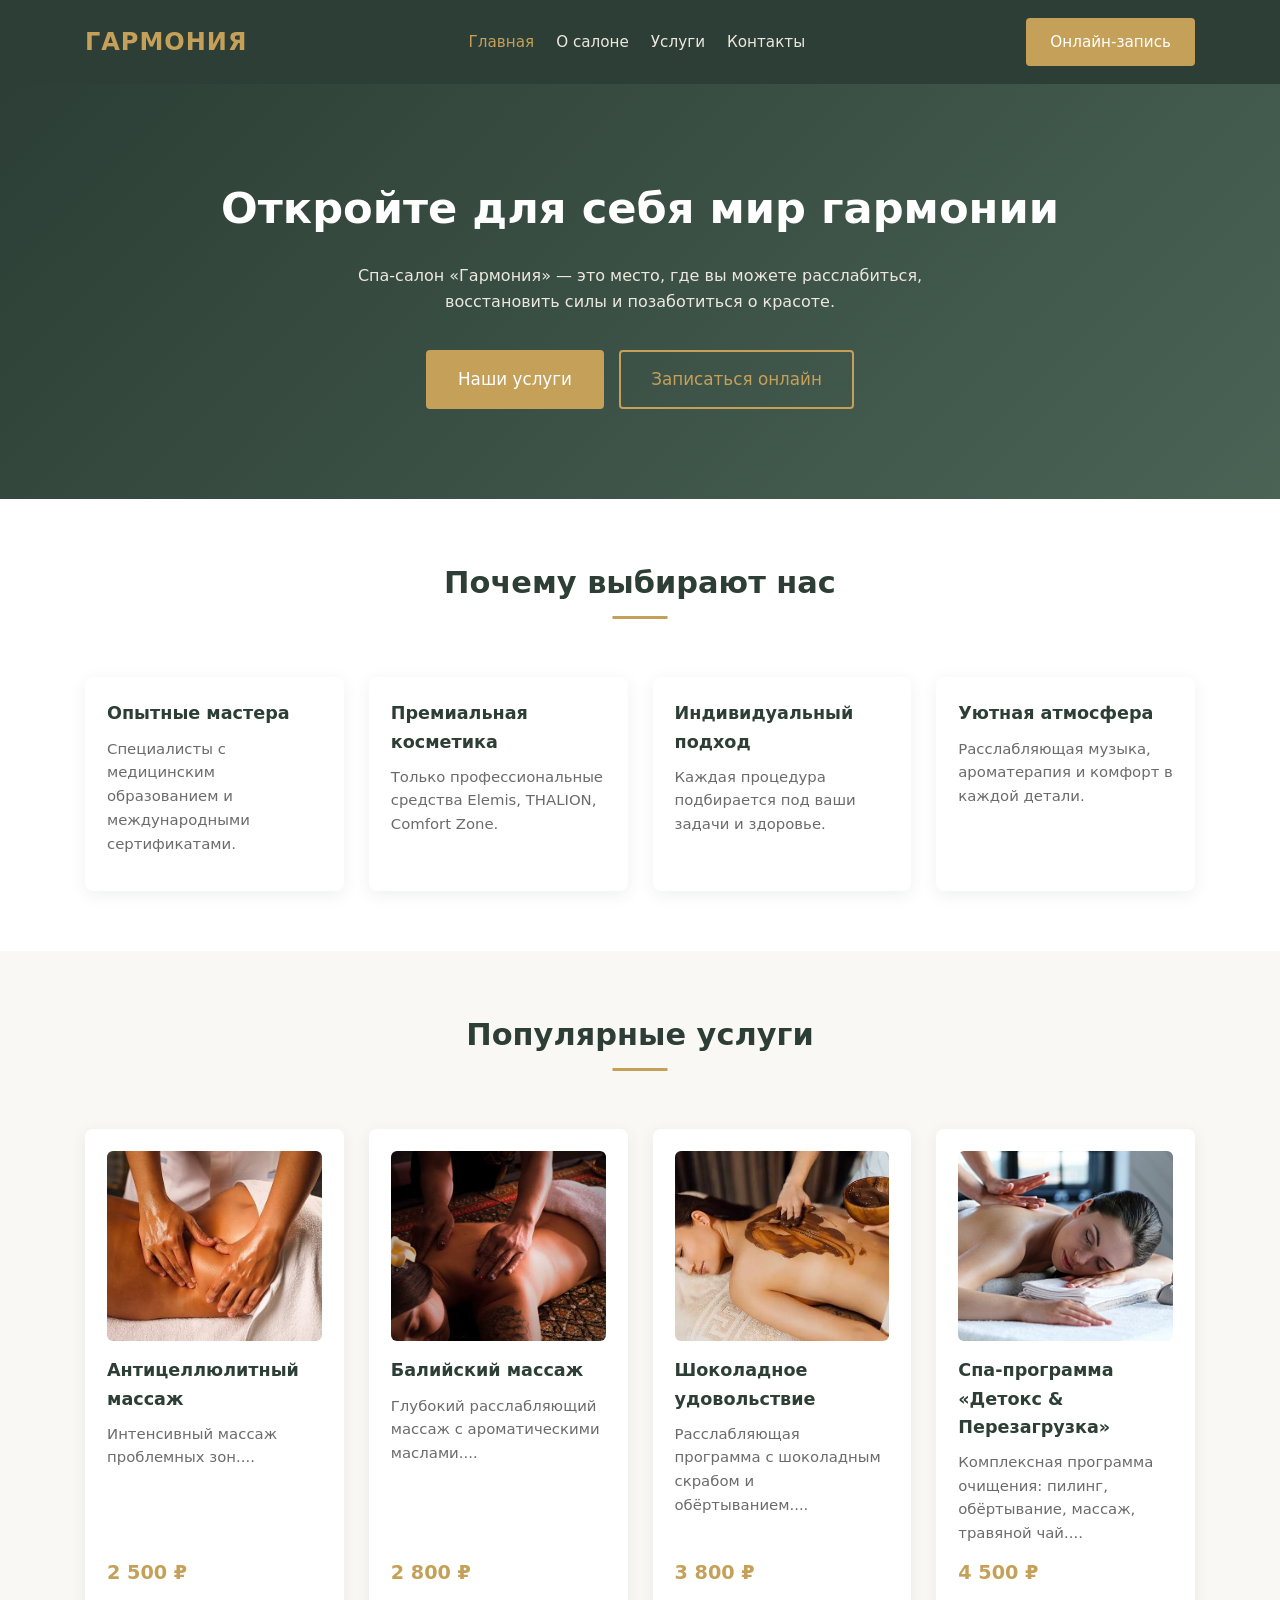
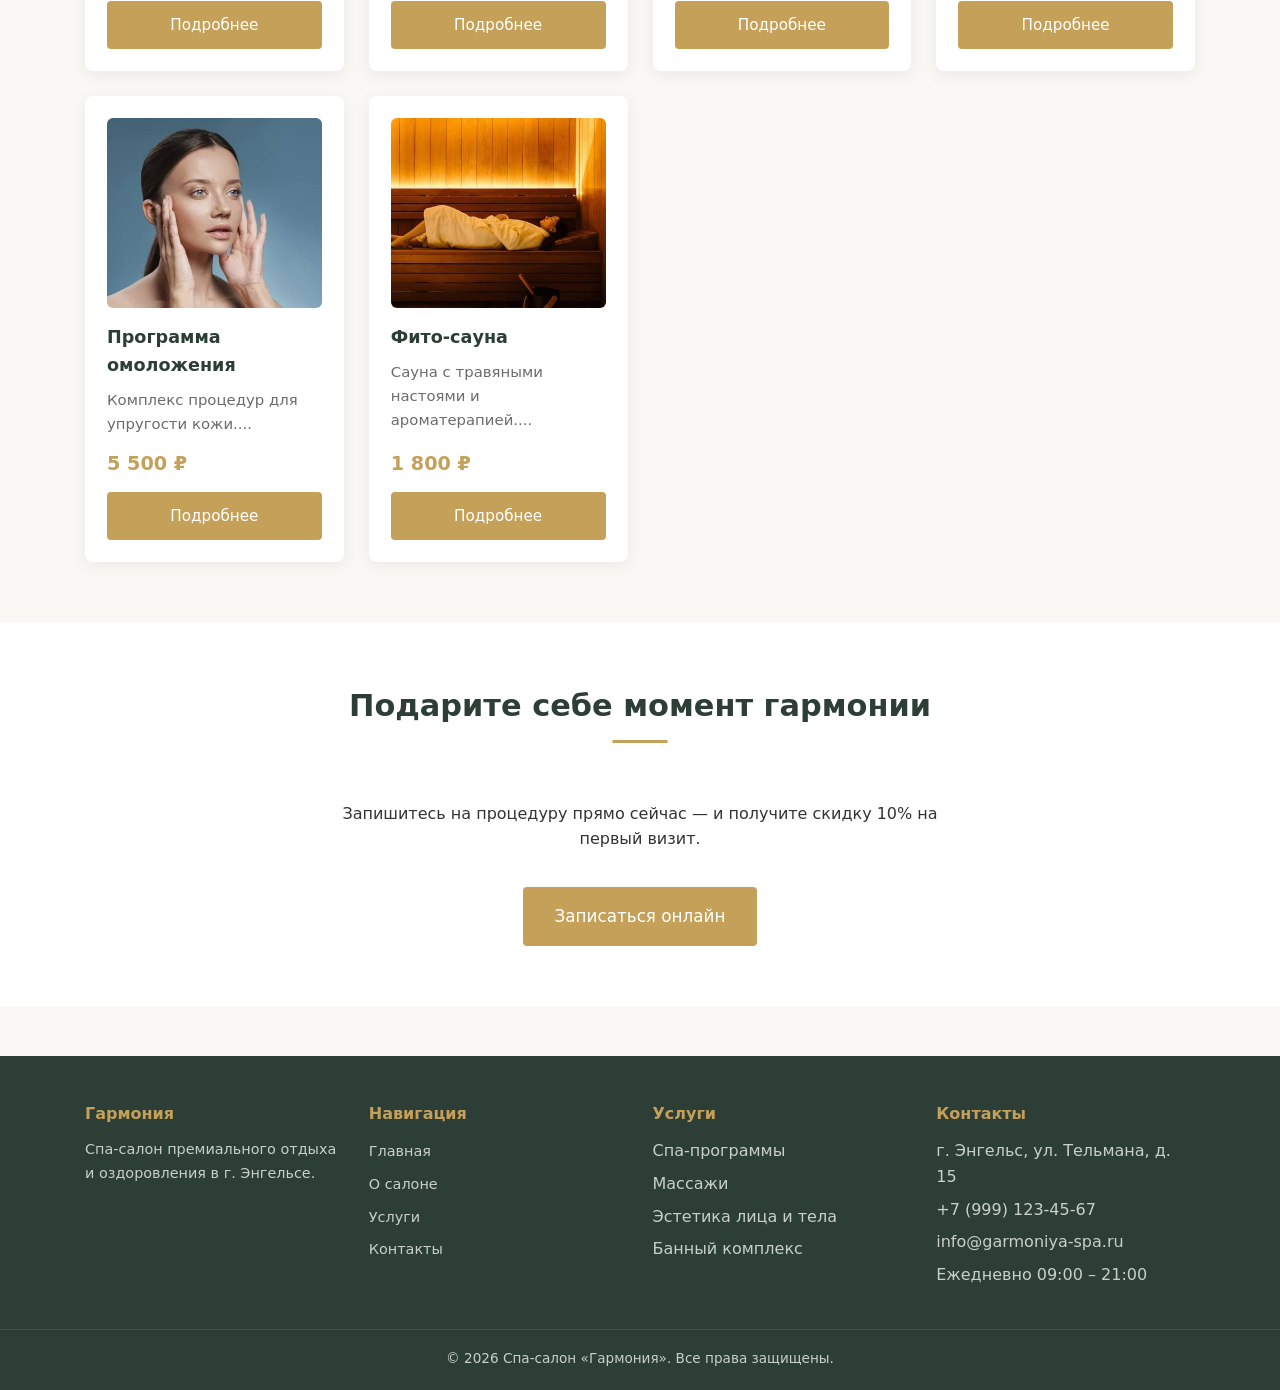
<file: index.html>
<!DOCTYPE html>
<html lang="ru">
<head>
    <meta charset="UTF-8">
    <meta name="viewport" content="width=device-width, initial-scale=1.0">
    <title>Главная — Спа-салон «Гармония»</title>
    <link rel="stylesheet" href="css/style.css">
</head>
<body>

<header>
    <div class="container">
        <a href="index.html" class="logo">Гармония</a>
        <button class="burger" id="burger">☰</button>
        <nav id="mainNav">
            <ul>
                <li><a href="index.html" class="active">Главная</a></li>
                <li><a href="about.html">О салоне</a></li>
                <li><a href="services.html">Услуги</a></li>
                <li><a href="contacts.html">Контакты</a></li>
            </ul>
        </nav>
        <a href="booking.html" class="btn">Онлайн-запись</a>
    </div>
</header>

<main>
<section class="hero">
    <div class="container">
        <h1>Откройте для себя мир гармонии</h1>
        <p>Спа-салон «Гармония» — это место, где вы можете расслабиться, восстановить силы и позаботиться о красоте.</p>
        <a href="services.html" class="btn btn-large">Наши услуги</a>
        <a href="booking.html" class="btn btn-large btn-outline">Записаться онлайн</a>
    </div>
</section>

<section>
    <div class="container">
        <div class="section-title"><h2>Почему выбирают нас</h2></div>
        <div class="grid">
            <div class="card">
                <h3>Опытные мастера</h3>
                <p>Специалисты с медицинским образованием и международными сертификатами.</p>
            </div>
            <div class="card">
                <h3>Премиальная косметика</h3>
                <p>Только профессиональные средства Elemis, THALION, Comfort Zone.</p>
            </div>
            <div class="card">
                <h3>Индивидуальный подход</h3>
                <p>Каждая процедура подбирается под ваши задачи и здоровье.</p>
            </div>
            <div class="card">
                <h3>Уютная атмосфера</h3>
                <p>Расслабляющая музыка, ароматерапия и комфорт в каждой детали.</p>
            </div>
        </div>
    </div>
</section>

<section>
    <div class="container">
        <div class="section-title"><h2>Популярные услуги</h2></div>
        <div class="grid" id="popularServices"></div>
    </div>
</section>

<section>
    <div class="container" style="text-align:center;">
        <div class="section-title"><h2>Подарите себе момент гармонии</h2></div>
        <p style="margin-bottom:25px; max-width:600px; margin-left:auto; margin-right:auto;">
            Запишитесь на процедуру прямо сейчас — и получите скидку 10% на первый визит.
        </p>
        <a href="booking.html" class="btn btn-large">Записаться онлайн</a>
    </div>
</section>
</main>

<footer>
    <div class="container">
        <div>
            <h4>Гармония</h4>
            <p style="font-size:0.9rem;">Спа-салон премиального отдыха и оздоровления в г. Энгельсе.</p>
        </div>
        <div>
            <h4>Навигация</h4>
            <ul>
                <li><a href="index.html">Главная</a></li>
                <li><a href="about.html">О салоне</a></li>
                <li><a href="services.html">Услуги</a></li>
                <li><a href="contacts.html">Контакты</a></li>
            </ul>
        </div>
        <div>
            <h4>Услуги</h4>
            <ul>
                <li>Спа-программы</li>
                <li>Массажи</li>
                <li>Эстетика лица и тела</li>
                <li>Банный комплекс</li>
            </ul>
        </div>
        <div>
            <h4>Контакты</h4>
            <ul>
                <li>г. Энгельс, ул. Тельмана, д. 15</li>
                <li>+7 (999) 123-45-67</li>
                <li>info@garmoniya-spa.ru</li>
                <li>Ежедневно 09:00 – 21:00</li>
            </ul>
        </div>
    </div>
    <div class="footer-bottom">© 2026 Спа-салон «Гармония». Все права защищены.</div>
</footer>

<script src="js/data.js"></script>
<script src="js/main.js"></script>
</body>
</html>
</file>
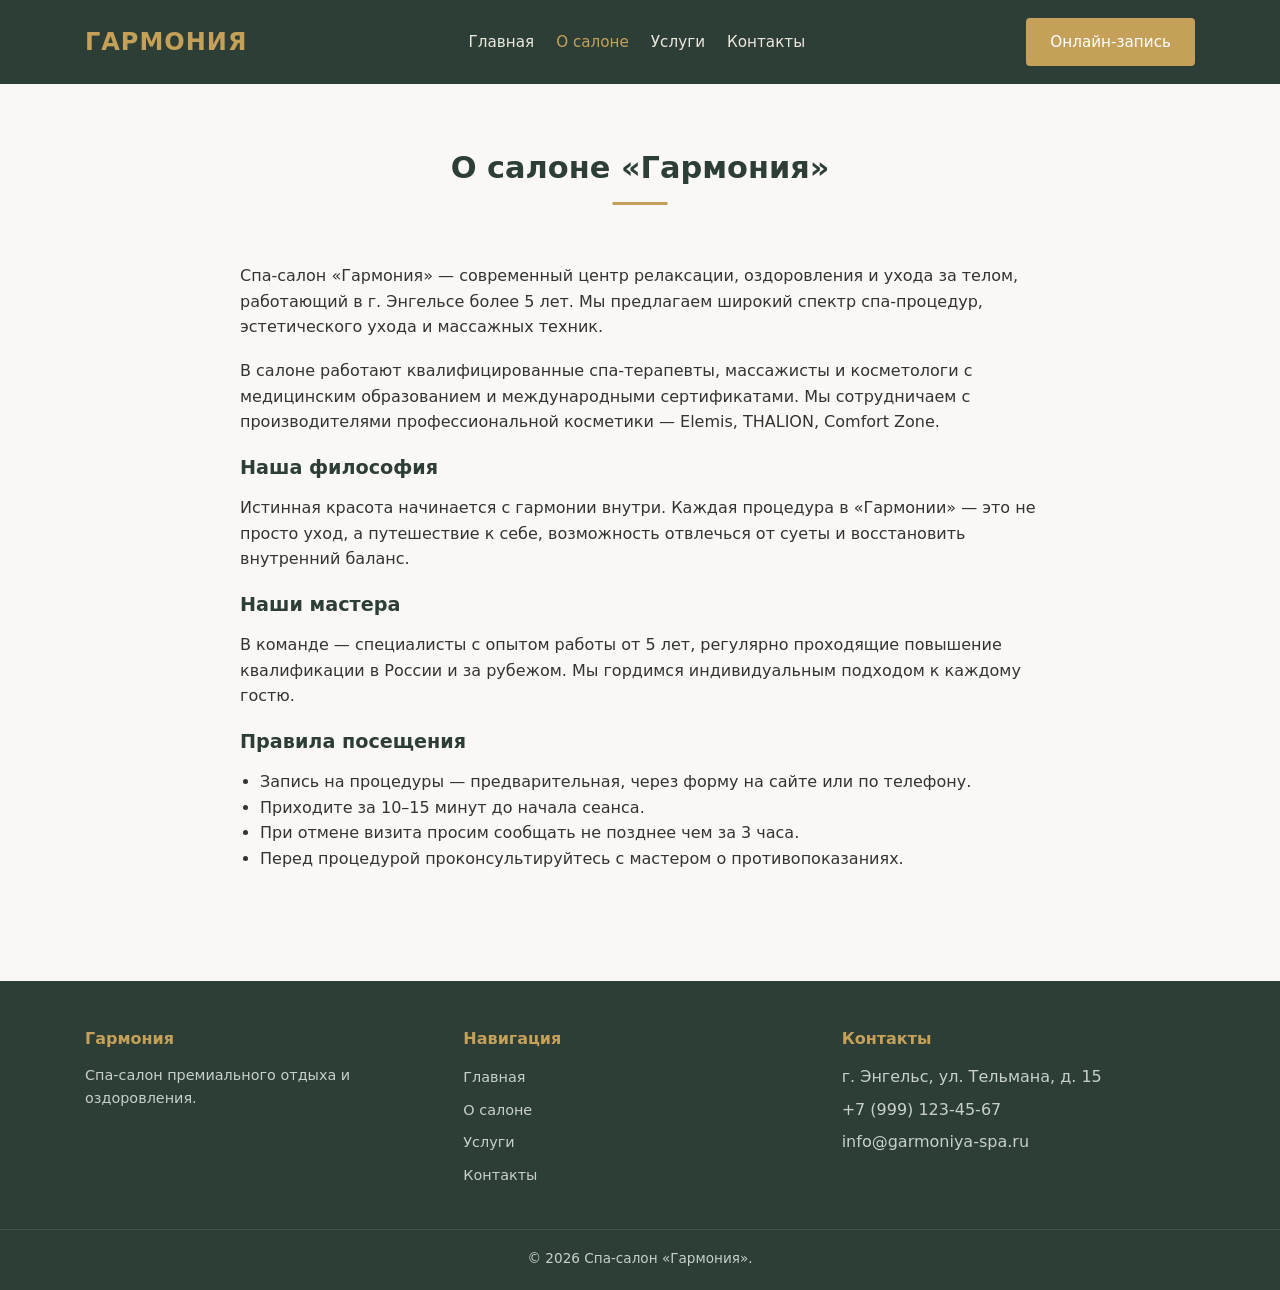
<file: about.html>
<!DOCTYPE html>
<html lang="ru">
<head>
    <meta charset="UTF-8">
    <meta name="viewport" content="width=device-width, initial-scale=1.0">
    <title>О салоне — Спа-салон «Гармония»</title>
    <link rel="stylesheet" href="css/style.css">
</head>
<body>

<header>
    <div class="container">
        <a href="index.html" class="logo">Гармония</a>
        <button class="burger" id="burger">☰</button>
        <nav id="mainNav">
            <ul>
                <li><a href="index.html">Главная</a></li>
                <li><a href="about.html" class="active">О салоне</a></li>
                <li><a href="services.html">Услуги</a></li>
                <li><a href="contacts.html">Контакты</a></li>
            </ul>
        </nav>
        <a href="booking.html" class="btn">Онлайн-запись</a>
    </div>
</header>

<main>
<section>
    <div class="container">
        <div class="section-title"><h2>О салоне «Гармония»</h2></div>
        <div style="max-width:800px; margin:0 auto;">
            <p style="margin-bottom:18px;">
                Спа-салон «Гармония» — современный центр релаксации, оздоровления и ухода за телом,
                работающий в г. Энгельсе более 5 лет. Мы предлагаем широкий спектр спа-процедур,
                эстетического ухода и массажных техник.
            </p>
            <p style="margin-bottom:18px;">
                В салоне работают квалифицированные спа-терапевты, массажисты и косметологи
                с медицинским образованием и международными сертификатами. Мы сотрудничаем
                с производителями профессиональной косметики — Elemis, THALION, Comfort Zone.
            </p>

            <h3>Наша философия</h3>
            <p style="margin-bottom:18px;">
                Истинная красота начинается с гармонии внутри. Каждая процедура в «Гармонии» —
                это не просто уход, а путешествие к себе, возможность отвлечься от суеты
                и восстановить внутренний баланс.
            </p>

            <h3>Наши мастера</h3>
            <p style="margin-bottom:18px;">
                В команде — специалисты с опытом работы от 5 лет, регулярно проходящие
                повышение квалификации в России и за рубежом. Мы гордимся индивидуальным
                подходом к каждому гостю.
            </p>

            <h3>Правила посещения</h3>
            <ul style="margin-left:20px;">
                <li>Запись на процедуры — предварительная, через форму на сайте или по телефону.</li>
                <li>Приходите за 10–15 минут до начала сеанса.</li>
                <li>При отмене визита просим сообщать не позднее чем за 3 часа.</li>
                <li>Перед процедурой проконсультируйтесь с мастером о противопоказаниях.</li>
            </ul>
        </div>
    </div>
</section>
</main>

<footer>
    <div class="container">
        <div>
            <h4>Гармония</h4>
            <p style="font-size:0.9rem;">Спа-салон премиального отдыха и оздоровления.</p>
        </div>
        <div>
            <h4>Навигация</h4>
            <ul>
                <li><a href="index.html">Главная</a></li>
                <li><a href="about.html">О салоне</a></li>
                <li><a href="services.html">Услуги</a></li>
                <li><a href="contacts.html">Контакты</a></li>
            </ul>
        </div>
        <div>
            <h4>Контакты</h4>
            <ul>
                <li>г. Энгельс, ул. Тельмана, д. 15</li>
                <li>+7 (999) 123-45-67</li>
                <li>info@garmoniya-spa.ru</li>
            </ul>
        </div>
    </div>
    <div class="footer-bottom">© 2026 Спа-салон «Гармония».</div>
</footer>

<script src="js/data.js"></script>
<script src="js/main.js"></script>
</body>
</html>
</file>
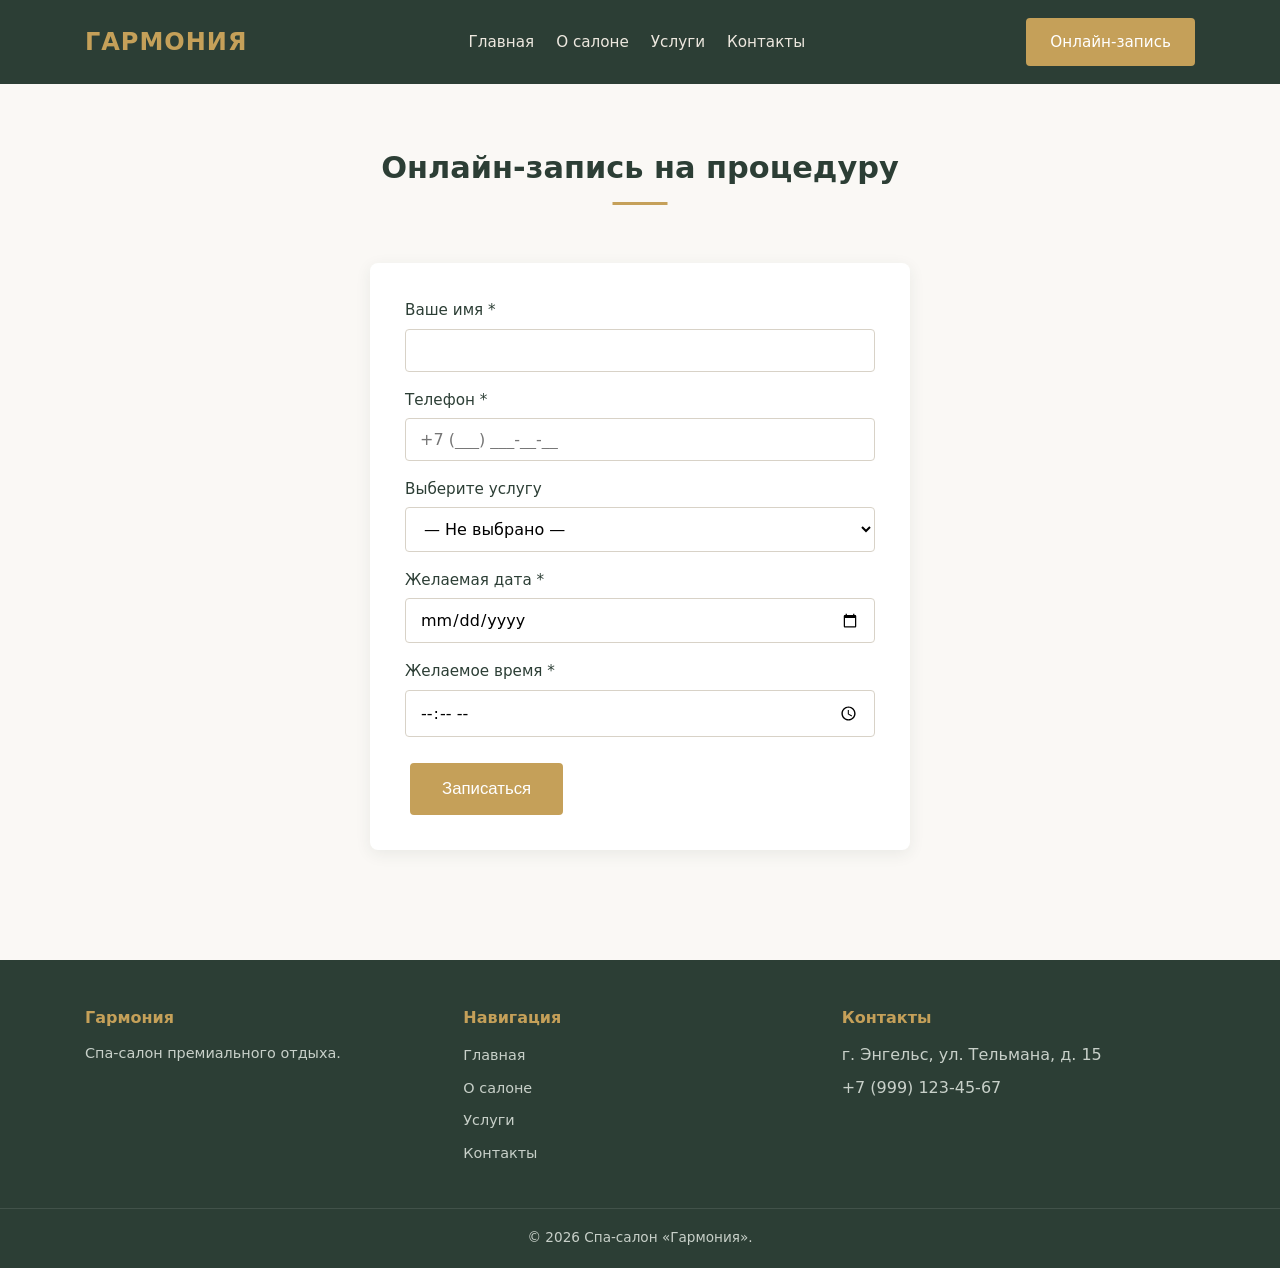
<file: booking.html>
<!DOCTYPE html>
<html lang="ru">
<head>
    <meta charset="UTF-8">
    <meta name="viewport" content="width=device-width, initial-scale=1.0">
    <title>Онлайн-запись — Спа-салон «Гармония»</title>
    <link rel="stylesheet" href="css/style.css">
</head>
<body>

<header>
    <div class="container">
        <a href="index.html" class="logo">Гармония</a>
        <button class="burger" id="burger">☰</button>
        <nav id="mainNav">
            <ul>
                <li><a href="index.html">Главная</a></li>
                <li><a href="about.html">О салоне</a></li>
                <li><a href="services.html">Услуги</a></li>
                <li><a href="contacts.html">Контакты</a></li>
            </ul>
        </nav>
        <a href="booking.html" class="btn">Онлайн-запись</a>
    </div>
</header>

<main>
<section>
    <div class="container">
        <div class="section-title"><h2>Онлайн-запись на процедуру</h2></div>
        <div class="form-box">
            <div id="bookingMsg"></div>
            <form id="bookingForm">
                <div class="form-group">
                    <label>Ваше имя *</label>
                    <input type="text" name="client_name" required>
                </div>
                <div class="form-group">
                    <label>Телефон *</label>
                    <input type="tel" name="phone" placeholder="+7 (___) ___-__-__" required>
                </div>
                <div class="form-group">
                    <label>Выберите услугу</label>
                    <select name="service_id" id="serviceSelect"></select>
                </div>
                <div class="form-group">
                    <label>Желаемая дата *</label>
                    <input type="date" name="date" required>
                </div>
                <div class="form-group">
                    <label>Желаемое время *</label>
                    <input type="time" name="time" min="09:00" max="21:00" required>
                </div>
                <button type="submit" class="btn btn-large">Записаться</button>
            </form>
        </div>
    </div>
</section>
</main>

<footer>
    <div class="container">
        <div>
            <h4>Гармония</h4>
            <p style="font-size:0.9rem;">Спа-салон премиального отдыха.</p>
        </div>
        <div>
            <h4>Навигация</h4>
            <ul>
                <li><a href="index.html">Главная</a></li>
                <li><a href="about.html">О салоне</a></li>
                <li><a href="services.html">Услуги</a></li>
                <li><a href="contacts.html">Контакты</a></li>
            </ul>
        </div>
        <div>
            <h4>Контакты</h4>
            <ul>
                <li>г. Энгельс, ул. Тельмана, д. 15</li>
                <li>+7 (999) 123-45-67</li>
            </ul>
        </div>
    </div>
    <div class="footer-bottom">© 2026 Спа-салон «Гармония».</div>
</footer>

<script src="js/data.js"></script>
<script src="js/main.js"></script>
</body>
</html>
</file>
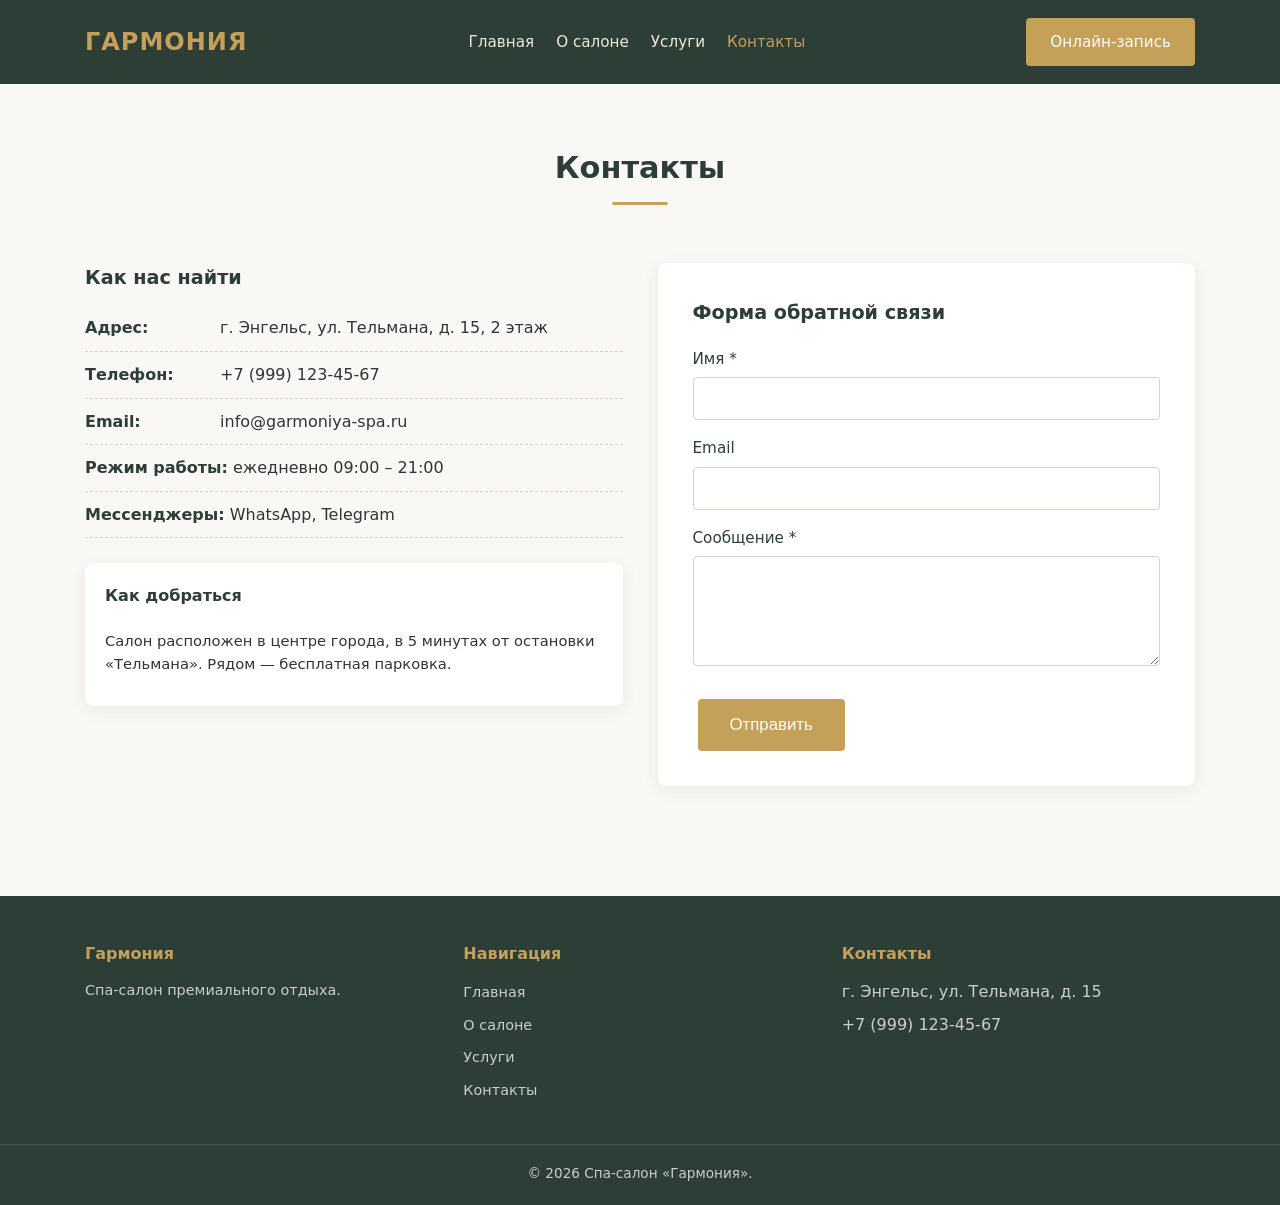
<file: contacts.html>
<!DOCTYPE html>
<html lang="ru">
<head>
    <meta charset="UTF-8">
    <meta name="viewport" content="width=device-width, initial-scale=1.0">
    <title>Контакты — Спа-салон «Гармония»</title>
    <link rel="stylesheet" href="css/style.css">
</head>
<body>

<header>
    <div class="container">
        <a href="index.html" class="logo">Гармония</a>
        <button class="burger" id="burger">☰</button>
        <nav id="mainNav">
            <ul>
                <li><a href="index.html">Главная</a></li>
                <li><a href="about.html">О салоне</a></li>
                <li><a href="services.html">Услуги</a></li>
                <li><a href="contacts.html" class="active">Контакты</a></li>
            </ul>
        </nav>
        <a href="booking.html" class="btn">Онлайн-запись</a>
    </div>
</header>

<main>
<section>
    <div class="container">
        <div class="section-title"><h2>Контакты</h2></div>
        <div class="contacts-grid">
            <div class="contact-info">
                <h3>Как нас найти</h3>
                <p><strong>Адрес:</strong> г. Энгельс, ул. Тельмана, д. 15, 2 этаж</p>
                <p><strong>Телефон:</strong> +7 (999) 123-45-67</p>
                <p><strong>Email:</strong> info@garmoniya-spa.ru</p>
                <p><strong>Режим работы:</strong> ежедневно 09:00 – 21:00</p>
                <p><strong>Мессенджеры:</strong> WhatsApp, Telegram</p>

                <div style="margin-top:25px; padding:20px; background:#fff; border-radius:8px; box-shadow:var(--shadow);">
                    <h4>Как добраться</h4>
                    <p style="font-size:0.92rem; color:var(--text-light); border:none;">
                        Салон расположен в центре города, в 5 минутах от остановки «Тельмана».
                        Рядом — бесплатная парковка.
                    </p>
                </div>
            </div>

            <div class="form-box" style="max-width:100%; margin:0;">
                <h3 style="margin-bottom:18px;">Форма обратной связи</h3>
                <div id="feedbackMsg"></div>
                <form id="feedbackForm">
                    <div class="form-group">
                        <label>Имя *</label>
                        <input type="text" name="name" required>
                    </div>
                    <div class="form-group">
                        <label>Email</label>
                        <input type="email" name="email">
                    </div>
                    <div class="form-group">
                        <label>Сообщение *</label>
                        <textarea name="message" required></textarea>
                    </div>
                    <button type="submit" class="btn btn-large">Отправить</button>
                </form>
            </div>
        </div>
    </div>
</section>
</main>

<footer>
    <div class="container">
        <div>
            <h4>Гармония</h4>
            <p style="font-size:0.9rem;">Спа-салон премиального отдыха.</p>
        </div>
        <div>
            <h4>Навигация</h4>
            <ul>
                <li><a href="index.html">Главная</a></li>
                <li><a href="about.html">О салоне</a></li>
                <li><a href="services.html">Услуги</a></li>
                <li><a href="contacts.html">Контакты</a></li>
            </ul>
        </div>
        <div>
            <h4>Контакты</h4>
            <ul>
                <li>г. Энгельс, ул. Тельмана, д. 15</li>
                <li>+7 (999) 123-45-67</li>
            </ul>
        </div>
    </div>
    <div class="footer-bottom">© 2026 Спа-салон «Гармония».</div>
</footer>

<script src="js/data.js"></script>
<script src="js/main.js"></script>
</body>
</html>
</file>
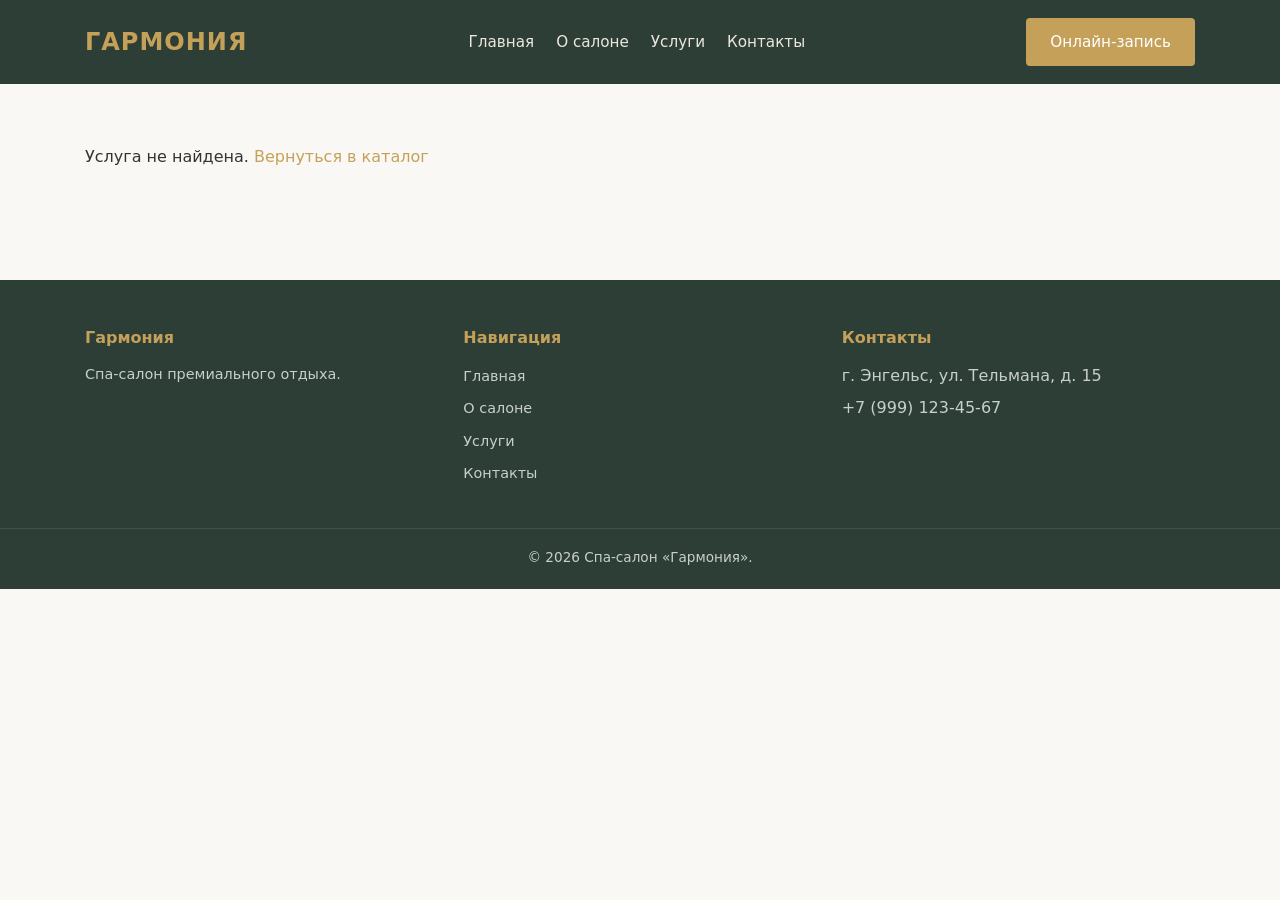
<file: service-detail.html>
<!DOCTYPE html>
<html lang="ru">
<head>
    <meta charset="UTF-8">
    <meta name="viewport" content="width=device-width, initial-scale=1.0">
    <title>Услуга — Спа-салон «Гармония»</title>
    <link rel="stylesheet" href="css/style.css">
</head>
<body>

<header>
    <div class="container">
        <a href="index.html" class="logo">Гармония</a>
        <button class="burger" id="burger">☰</button>
        <nav id="mainNav">
            <ul>
                <li><a href="index.html">Главная</a></li>
                <li><a href="about.html">О салоне</a></li>
                <li><a href="services.html">Услуги</a></li>
                <li><a href="contacts.html">Контакты</a></li>
            </ul>
        </nav>
        <a href="booking.html" class="btn">Онлайн-запись</a>
    </div>
</header>

<main>
<section>
    <div class="container" id="detailContainer"></div>
</section>
</main>

<footer>
    <div class="container">
        <div>
            <h4>Гармония</h4>
            <p style="font-size:0.9rem;">Спа-салон премиального отдыха.</p>
        </div>
        <div>
            <h4>Навигация</h4>
            <ul>
                <li><a href="index.html">Главная</a></li>
                <li><a href="about.html">О салоне</a></li>
                <li><a href="services.html">Услуги</a></li>
                <li><a href="contacts.html">Контакты</a></li>
            </ul>
        </div>
        <div>
            <h4>Контакты</h4>
            <ul>
                <li>г. Энгельс, ул. Тельмана, д. 15</li>
                <li>+7 (999) 123-45-67</li>
            </ul>
        </div>
    </div>
    <div class="footer-bottom">© 2026 Спа-салон «Гармония».</div>
</footer>

<script src="js/data.js"></script>
<script src="js/main.js"></script>
</body>
</html>
</file>
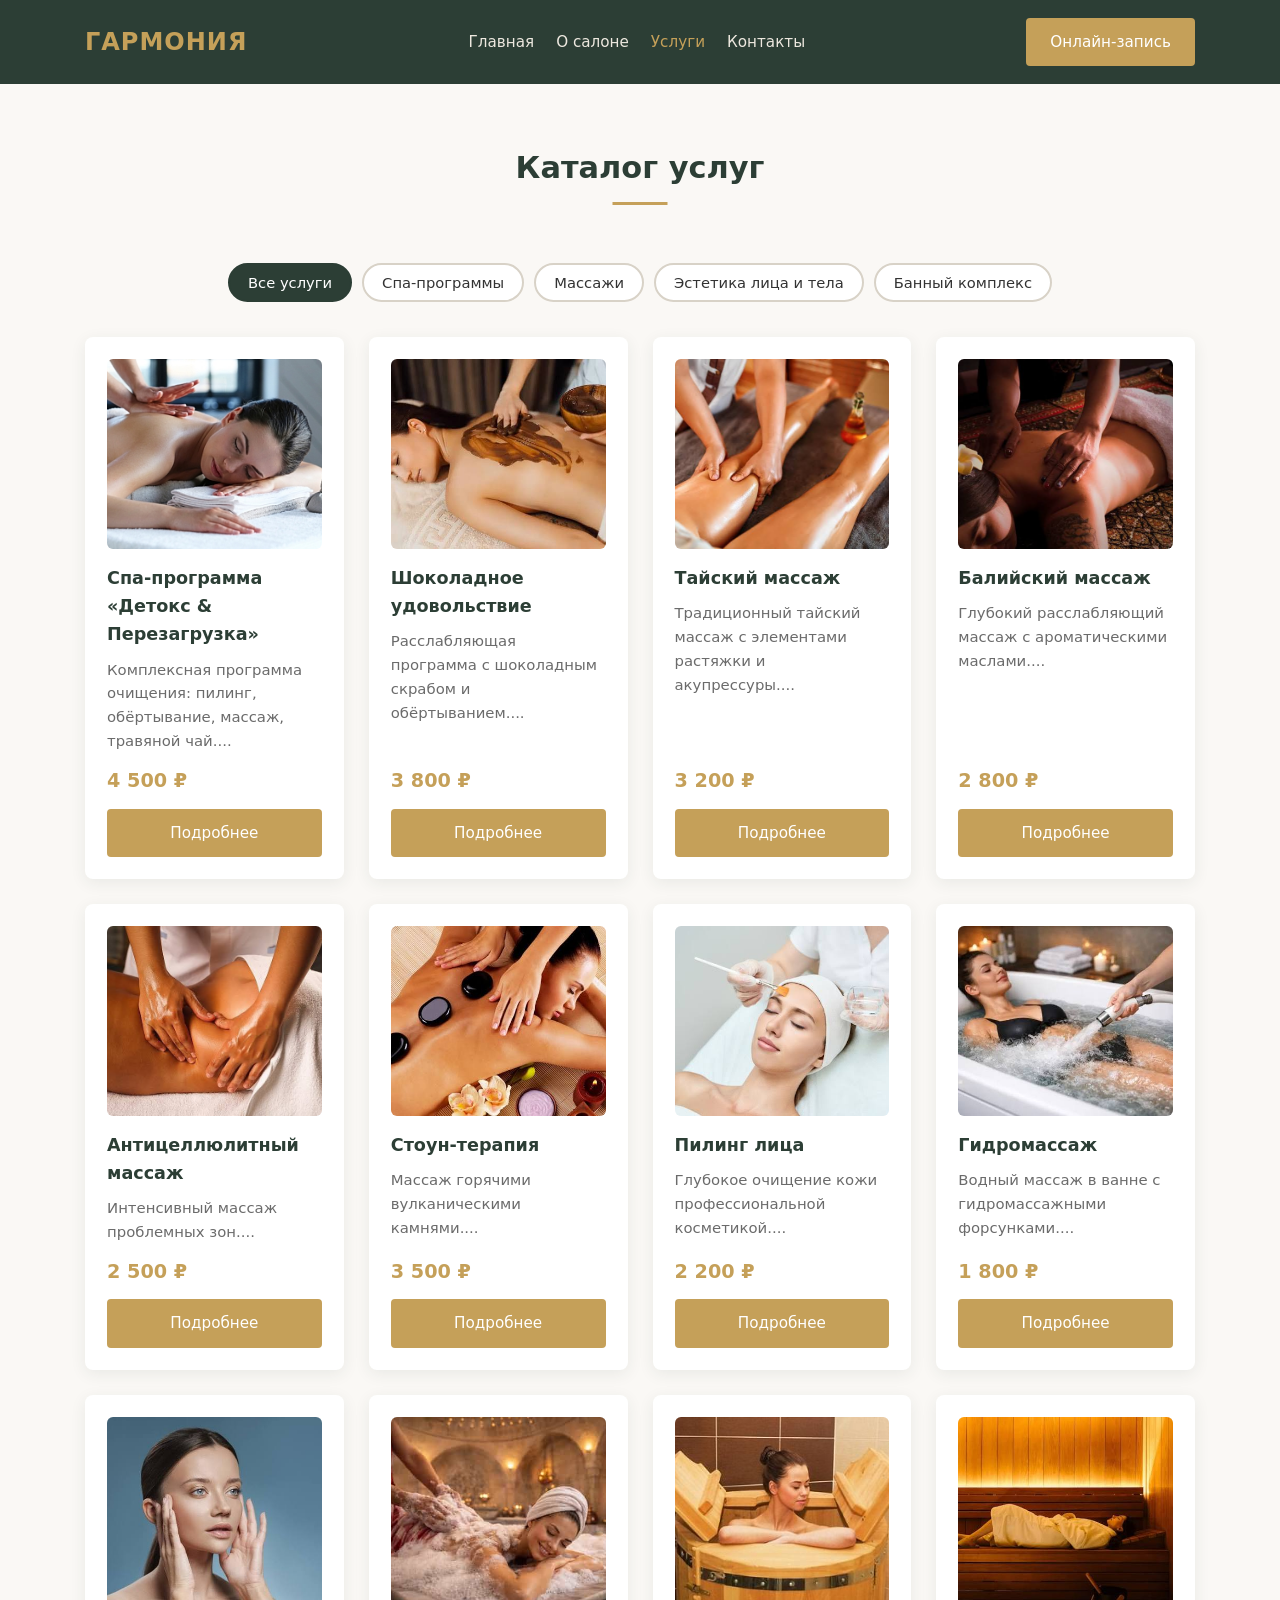
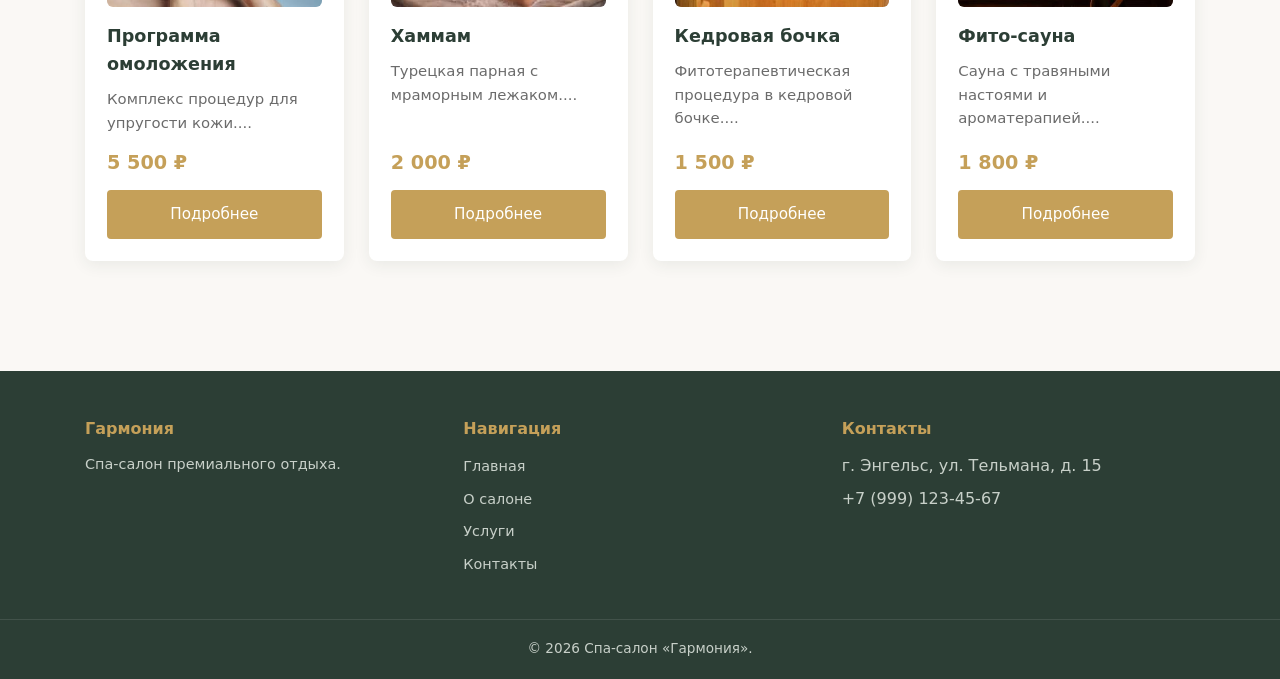
<file: services.html>
<!DOCTYPE html>
<html lang="ru">
<head>
    <meta charset="UTF-8">
    <meta name="viewport" content="width=device-width, initial-scale=1.0">
    <title>Услуги — Спа-салон «Гармония»</title>
    <link rel="stylesheet" href="css/style.css">
</head>
<body>

<header>
    <div class="container">
        <a href="index.html" class="logo">Гармония</a>
        <button class="burger" id="burger">☰</button>
        <nav id="mainNav">
            <ul>
                <li><a href="index.html">Главная</a></li>
                <li><a href="about.html">О салоне</a></li>
                <li><a href="services.html" class="active">Услуги</a></li>
                <li><a href="contacts.html">Контакты</a></li>
            </ul>
        </nav>
        <a href="booking.html" class="btn">Онлайн-запись</a>
    </div>
</header>

<main>
<section>
    <div class="container">
        <div class="section-title"><h2>Каталог услуг</h2></div>
        <div class="filter-bar" id="filterBar"></div>
        <div class="grid" id="servicesGrid"></div>
    </div>
</section>
</main>

<footer>
    <div class="container">
        <div>
            <h4>Гармония</h4>
            <p style="font-size:0.9rem;">Спа-салон премиального отдыха.</p>
        </div>
        <div>
            <h4>Навигация</h4>
            <ul>
                <li><a href="index.html">Главная</a></li>
                <li><a href="about.html">О салоне</a></li>
                <li><a href="services.html">Услуги</a></li>
                <li><a href="contacts.html">Контакты</a></li>
            </ul>
        </div>
        <div>
            <h4>Контакты</h4>
            <ul>
                <li>г. Энгельс, ул. Тельмана, д. 15</li>
                <li>+7 (999) 123-45-67</li>
            </ul>
        </div>
    </div>
    <div class="footer-bottom">© 2026 Спа-салон «Гармония».</div>
</footer>

<script src="js/data.js"></script>
<script src="js/main.js"></script>
</body>
</html>
</file>
<file: css/style.css>
* { margin: 0; padding: 0; box-sizing: border-box; }

:root {
    --primary: #2C3E35;
    --accent: #C5A059;
    --bg: #FAF8F5;
    --white: #fff;
    --text: #333;
    --muted: #6B6B6B;
    --shadow: 0 4px 16px rgba(44, 62, 53, 0.08);
}

body {
    font-family: 'Segoe UI', 'Montserrat', system-ui, sans-serif;
    font-size: 16px;
    line-height: 1.6;
    color: var(--text);
    background: var(--bg);
}

.container { max-width: 1150px; margin: 0 auto; padding: 0 20px; }

a { color: var(--accent); text-decoration: none; transition: 0.3s; }
a:hover { color: var(--primary); }
img { max-width: 100%; display: block; }

h1, h2, h3, h4 { color: var(--primary); font-weight: 600; margin-bottom: 0.6em; }
h1 { font-size: 2.3rem; }
h2 { font-size: 1.9rem; }
h3 { font-size: 1.2rem; }

/* ---- Шапка ---- */
header {
    background: var(--primary);
    padding: 18px 0;
    position: sticky;
    top: 0;
    z-index: 100;
}
header .container {
    display: flex;
    align-items: center;
    justify-content: space-between;
    gap: 25px;
}
.logo {
    color: var(--accent);
    font-size: 1.5rem;
    font-weight: 700;
    letter-spacing: 1px;
    text-transform: uppercase;
}
.logo:hover { color: #fff; }
header nav ul { display: flex; list-style: none; gap: 22px; }
header nav a { color: #EDE8DF; font-size: 0.95rem; }
header nav a:hover,
header nav a.active { color: var(--accent); }

/* ---- Кнопки ---- */
.btn {
    display: inline-block;
    padding: 10px 22px;
    background: var(--accent);
    color: #fff;
    border: 2px solid var(--accent);
    border-radius: 4px;
    font-size: 0.95rem;
    cursor: pointer;
    transition: 0.3s;
    text-align: center;
}
.btn:hover { background: var(--primary); border-color: var(--primary); }
.btn-outline { background: transparent; color: var(--accent); }
.btn-outline:hover { background: var(--accent); color: #fff; }
.btn-large { padding: 14px 30px; font-size: 1.05rem; margin: 10px 5px 0; }

/* ---- Hero ---- */
.hero {
    background: linear-gradient(135deg, #2C3E35, #4A6355);
    color: #fff;
    padding: 90px 0;
    text-align: center;
}
.hero h1 { color: #fff; font-size: 2.7rem; margin-bottom: 20px; }
.hero p { max-width: 680px; margin: 0 auto 25px; color: #EDE8DF; }

/* ---- Секции ---- */
section { padding: 60px 0; }
section:nth-child(even) { background: var(--white); }

.section-title { text-align: center; margin-bottom: 40px; }
.section-title h2 {
    display: inline-block;
    padding-bottom: 12px;
    position: relative;
}
.section-title h2::after {
    content: '';
    position: absolute;
    bottom: 0; left: 50%;
    transform: translateX(-50%);
    width: 55px; height: 3px;
    background: var(--accent);
}

/* ---- Карточки ---- */
.grid {
    display: grid;
    grid-template-columns: repeat(auto-fit, minmax(250px, 1fr));
    gap: 25px;
}
.card {
    background: var(--white);
    border-radius: 8px;
    padding: 22px;
    box-shadow: var(--shadow);
    display: flex;
    flex-direction: column;
    transition: 0.3s;
}
.card:hover { transform: translateY(-4px); }
.card img {
    width: 100%;
    height: 190px;
    object-fit: cover;
    border-radius: 6px;
    margin-bottom: 15px;
    background: #EDE8DF;
}
.card h3 { font-size: 1.1rem; margin-bottom: 10px; }
.card p { color: var(--muted); font-size: 0.93rem; flex-grow: 1; margin-bottom: 12px; }
.card .price { font-size: 1.2rem; font-weight: 700; color: var(--accent); margin-bottom: 12px; }

/* ---- Формы ---- */
.form-group { margin-bottom: 16px; }
.form-group label {
    display: block;
    margin-bottom: 6px;
    font-weight: 500;
    color: var(--primary);
    font-size: 0.95rem;
}
.form-group input,
.form-group select,
.form-group textarea {
    width: 100%;
    padding: 11px 14px;
    border: 1px solid #D8D2C7;
    border-radius: 4px;
    font-family: inherit;
    font-size: 1rem;
    background: #fff;
}
.form-group input:focus,
.form-group select:focus,
.form-group textarea:focus { outline: none; border-color: var(--accent); }
.form-group textarea { resize: vertical; min-height: 110px; }
.form-group input.error,
.form-group textarea.error { border-color: #C0392B; background: #FDEDEC; }

.form-box {
    max-width: 540px;
    margin: 0 auto;
    background: var(--white);
    padding: 35px;
    border-radius: 8px;
    box-shadow: var(--shadow);
}

.alert { padding: 13px 17px; border-radius: 4px; margin-bottom: 18px; font-size: 0.95rem; }
.alert-success { background: #E8F5E9; color: #2E7D32; border-left: 4px solid #2E7D32; }
.alert-error { background: #FDEDEC; color: #C0392B; border-left: 4px solid #C0392B; }

/* ---- Фильтр ---- */
.filter-bar { display: flex; flex-wrap: wrap; gap: 10px; justify-content: center; margin-bottom: 35px; }
.filter-btn {
    padding: 9px 18px;
    background: #fff;
    border: 2px solid #D8D2C7;
    border-radius: 30px;
    cursor: pointer;
    font-size: 0.92rem;
    color: var(--text);
    font-family: inherit;
    transition: 0.3s;
}
.filter-btn:hover { border-color: var(--accent); color: var(--accent); }
.filter-btn.active { background: var(--primary); border-color: var(--primary); color: #fff; }

/* ---- Карточка услуги ---- */
.service-detail { display: grid; grid-template-columns: 1fr 1fr; gap: 45px; }
.service-detail img { width: 100%; border-radius: 8px; box-shadow: var(--shadow); }
.service-detail .price { font-size: 1.9rem; color: var(--accent); font-weight: 700; margin: 18px 0; }
.service-detail ul { list-style: none; margin: 18px 0; }
.service-detail ul li { padding: 7px 0 7px 24px; position: relative; color: var(--muted); }
.service-detail ul li::before {
    content: '✓';
    position: absolute;
    left: 0;
    color: var(--accent);
    font-weight: 700;
}

/* ---- Контакты ---- */
.contacts-grid { display: grid; grid-template-columns: 1fr 1fr; gap: 35px; }
.contact-info p { padding: 10px 0; border-bottom: 1px dashed #D8D2C7; }
.contact-info strong { color: var(--primary); display: inline-block; min-width: 130px; }

/* ---- Футер ---- */
footer {
    background: var(--primary);
    color: #C8D0C9;
    padding: 45px 0 20px;
    margin-top: 50px;
}
footer .container {
    display: grid;
    grid-template-columns: repeat(auto-fit, minmax(200px, 1fr));
    gap: 25px;
}
footer h4 { color: var(--accent); margin-bottom: 12px; font-size: 1rem; }
footer ul { list-style: none; }
footer ul li { margin-bottom: 7px; }
footer a { color: #C8D0C9; font-size: 0.9rem; }
footer a:hover { color: var(--accent); }
.footer-bottom {
    text-align: center;
    margin-top: 35px;
    padding-top: 18px;
    border-top: 1px solid rgba(255,255,255,0.1);
    font-size: 0.85rem;
}

/* ---- Бургер ---- */
.burger {
    display: none;
    background: none;
    border: none;
    color: var(--accent);
    font-size: 1.7rem;
    cursor: pointer;
}

/* ---- Адаптивность ---- */
@media (max-width: 900px) {
    .service-detail,
    .contacts-grid { grid-template-columns: 1fr; }
}

@media (max-width: 768px) {
    .burger { display: block; }

    header nav {
        position: absolute;
        top: 100%; left: 0; right: 0;
        background: var(--primary);
        max-height: 0;
        overflow: hidden;
        transition: max-height 0.4s;
    }
    header nav.open { max-height: 350px; }
    header nav ul { flex-direction: column; gap: 0; padding: 10px 20px 15px; }
    header nav ul li { border-bottom: 1px solid rgba(255,255,255,0.08); }
    header nav ul li a { display: block; padding: 11px 0; }

    .hero { padding: 60px 0; }
    .hero h1 { font-size: 1.9rem; }
    h1 { font-size: 1.7rem; }
    h2 { font-size: 1.4rem; }
    section { padding: 40px 0; }
    .form-box { padding: 22px; }
}
</file>
